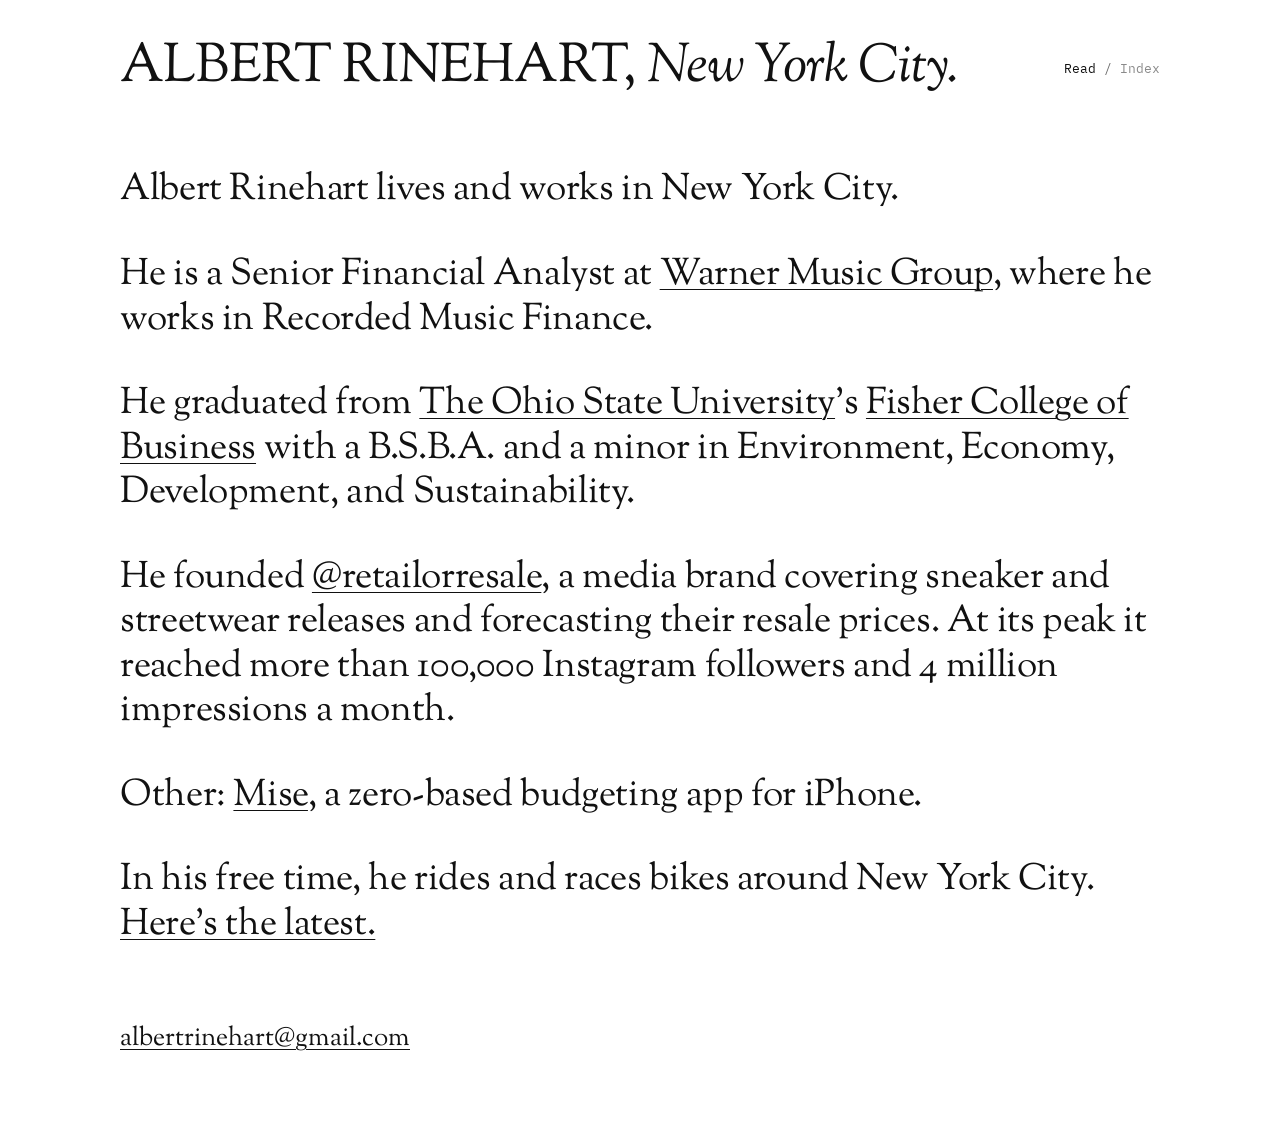
<file: index.html>
<!doctype html>
<html lang="en">
<head>
  <meta charset="utf-8">
  <meta name="viewport" content="width=device-width, initial-scale=1">
  <title>Albert Rinehart</title>
  <meta name="description" content="Albert Rinehart lives and works in New York City. Senior Financial Analyst at Warner Music Group, builder of Mise, and cyclist.">
  <meta property="og:title" content="Albert Rinehart">
  <meta property="og:description" content="Albert Rinehart lives and works in New York City.">
  <meta property="og:url" content="https://albertrinehart.com/">
  <meta property="og:type" content="website">
  <meta property="og:site_name" content="Albert Rinehart">
  <meta property="og:image" content="https://albertrinehart.com/assets/og-image.png">
  <meta property="og:image:width" content="1200">
  <meta property="og:image:height" content="630">
  <meta property="og:image:alt" content="Albert Rinehart, New York City.">
  <meta name="twitter:card" content="summary_large_image">
  <link rel="icon" type="image/png" sizes="32x32" href="/assets/icon-32.png">
  <link rel="icon" type="image/png" sizes="192x192" href="/assets/icon-192.png">
  <link rel="apple-touch-icon" href="/apple-touch-icon.png">
  <meta name="theme-color" content="#FFFFFF">
  <link rel="canonical" href="https://albertrinehart.com/">
  <link rel="preconnect" href="https://fonts.googleapis.com">
  <link rel="preconnect" href="https://fonts.gstatic.com" crossorigin>
  <link href="https://fonts.googleapis.com/css2?family=Sorts+Mill+Goudy:ital@0;1&family=IBM+Plex+Mono:wght@400;500&display=swap" rel="stylesheet">
  <link rel="stylesheet" href="/assets/styles.css">
  <script src="/assets/main.js" defer></script>
</head>
<body class="toggleable">
  <div class="wrap">

    <header class="site-header">
      <a class="wordmark" href="/">ALBERT RINEHART, <span class="italic">New York City.</span></a>
      <button type="button" class="toggle" id="toggle" aria-label="Toggle between Read and Index views" aria-pressed="false">
        <span class="read-label">Read</span><span class="muted">/</span><span class="index-label">Index</span>
      </button>
    </header>

    <!-- READ VIEW -->
    <main class="view-read">
      <div class="blurb">
        <p>Albert Rinehart lives and works in New York City.</p>
        <p>He is a Senior Financial Analyst at <a href="https://www.wmg.com" target="_blank" rel="noopener">Warner Music Group</a>, where he works in Recorded Music Finance.</p>
        <p>He graduated from <a href="https://www.osu.edu" target="_blank" rel="noopener">The Ohio State University</a>’s <a href="https://fisher.osu.edu" target="_blank" rel="noopener">Fisher College of Business</a> with a B.S.B.A. and a minor in Environment, Economy, Development, and Sustainability.</p>
        <p>He founded <a href="https://www.instagram.com/retailorresale/" target="_blank" rel="noopener">@retailorresale</a>, a media brand covering sneaker and streetwear releases and forecasting their resale prices. At its peak it reached more than 100,000 Instagram followers and 4 million impressions a month.</p>
        <p>Other: <a href="/mise/">Mise</a>, a zero-based budgeting app for iPhone.</p>
        <p>In his free time, he rides and races bikes around New York City. <span class="fake-link">Here’s the latest.</span></p>
      </div>
    </main>

    <!-- INDEX VIEW -->
    <main class="view-index index-main">

      <section class="row-section">
        <h2 class="label">Work</h2>
        <div class="rows">
          <div class="row"><span>Senior Financial Analyst, <a class="italic" href="https://www.wmg.com" target="_blank" rel="noopener">Warner Music Group</a></span><span class="meta">Dec 2025–Now</span></div>
          <div class="row"><span>Financial Analyst, <a class="italic" href="https://www.wmg.com" target="_blank" rel="noopener">Warner Music Group</a></span><span class="meta">2024–2025</span></div>
          <div class="row"><span>Accountant I, <a class="italic" href="https://www.express.com" target="_blank" rel="noopener">Express</a></span><span class="meta">2023–2024</span></div>
          <div class="row"><span>B.S.B.A., Finance, <a class="italic" href="https://fisher.osu.edu" target="_blank" rel="noopener">Ohio State, Fisher College of Business</a> <span class="muted">· Minor in Environment, Economy, Development, and Sustainability</span></span><span class="meta">2019–2023</span></div>
        </div>
      </section>

      <section class="row-section">
        <h2 class="label">Projects</h2>
        <div class="rows">
          <a class="row" href="/mise/"><span>Mise <span class="italic muted">— zero-based budgeting for iPhone. No bank connections; nothing leaves the phone.</span></span><span class="meta" style="color: var(--fg)">In progress</span></a>
          <a class="row" href="https://www.instagram.com/retailorresale/" target="_blank" rel="noopener"><span>@retailorresale <span class="italic muted">— a media brand covering sneaker releases and resale prices. 100,000+ followers at peak; 4 million impressions a month.</span></span><span class="meta">2018–2022</span></a>
          <div class="row"><span>albertrinehart.com <span class="italic muted">— this site. Rides sync from Strava every morning.</span></span><span class="meta">2026</span></div>
        </div>
      </section>

      <section class="row-section" id="rides">
        <h2 class="label">Rides</h2>
        <div class="rows">
          <div class="stats">
            <div class="stat"><span class="stat-value" data-count="all_miles">—</span><span class="stat-label">miles, all time</span></div>
            <div class="stat"><span class="stat-value" data-count="ytd_miles">—</span><span class="stat-label">miles this year</span></div>
            <div class="stat"><span class="stat-value" data-count="week_miles">—</span><span class="stat-label">miles this week</span></div>
            <div class="stat"><span class="stat-value" data-count="all_elevation_ft">—</span><span class="stat-label">feet climbed, all time</span></div>
            <div class="stat"><span class="stat-value" data-count="ytd_hours">—</span><span class="stat-label">hours this year</span></div>
          </div>
          <div class="ride-list" id="ride-list"></div>
          <!-- Strava requires its official "Powered by Strava" logo where Strava data appears.
               Download it from https://developers.strava.com/guidelines/ and save as /assets/powered-by-strava.svg -->
          <div class="attribution">
            <img src="/assets/powered-by-strava.svg" alt="Powered by Strava" onerror="this.remove()">
            <span data-ride="updated"></span>
          </div>
        </div>
      </section>

      <section class="row-section">
        <h2 class="label">Elsewhere</h2>
        <div class="rows inline-links">
          <a href="https://www.linkedin.com/in/albertrinehart/" target="_blank" rel="noopener">LinkedIn</a>
          <a href="mailto:albertrinehart@gmail.com">Email</a>
        </div>
      </section>
    </main>

    <footer class="site-email">
      <a href="mailto:albertrinehart@gmail.com">albertrinehart@gmail.com</a>
    </footer>
  </div>
</body>
</html>
</file>
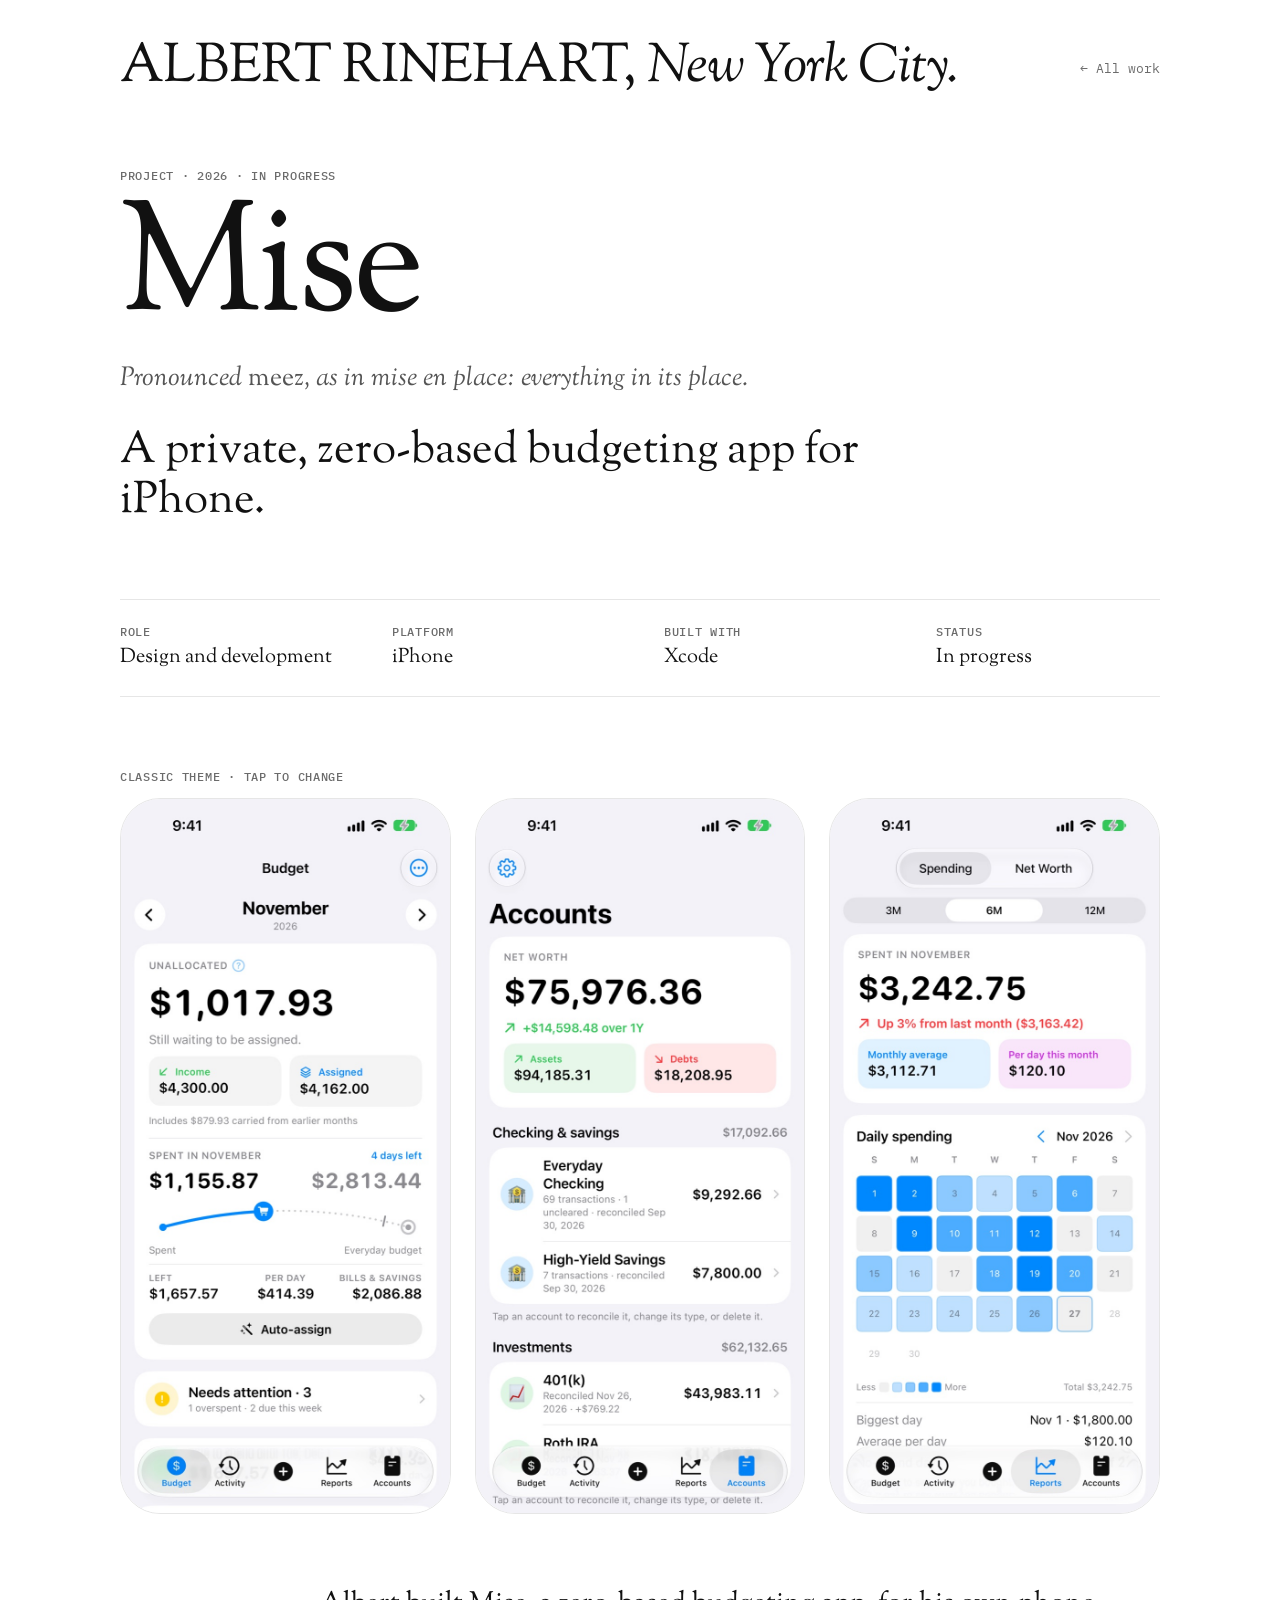
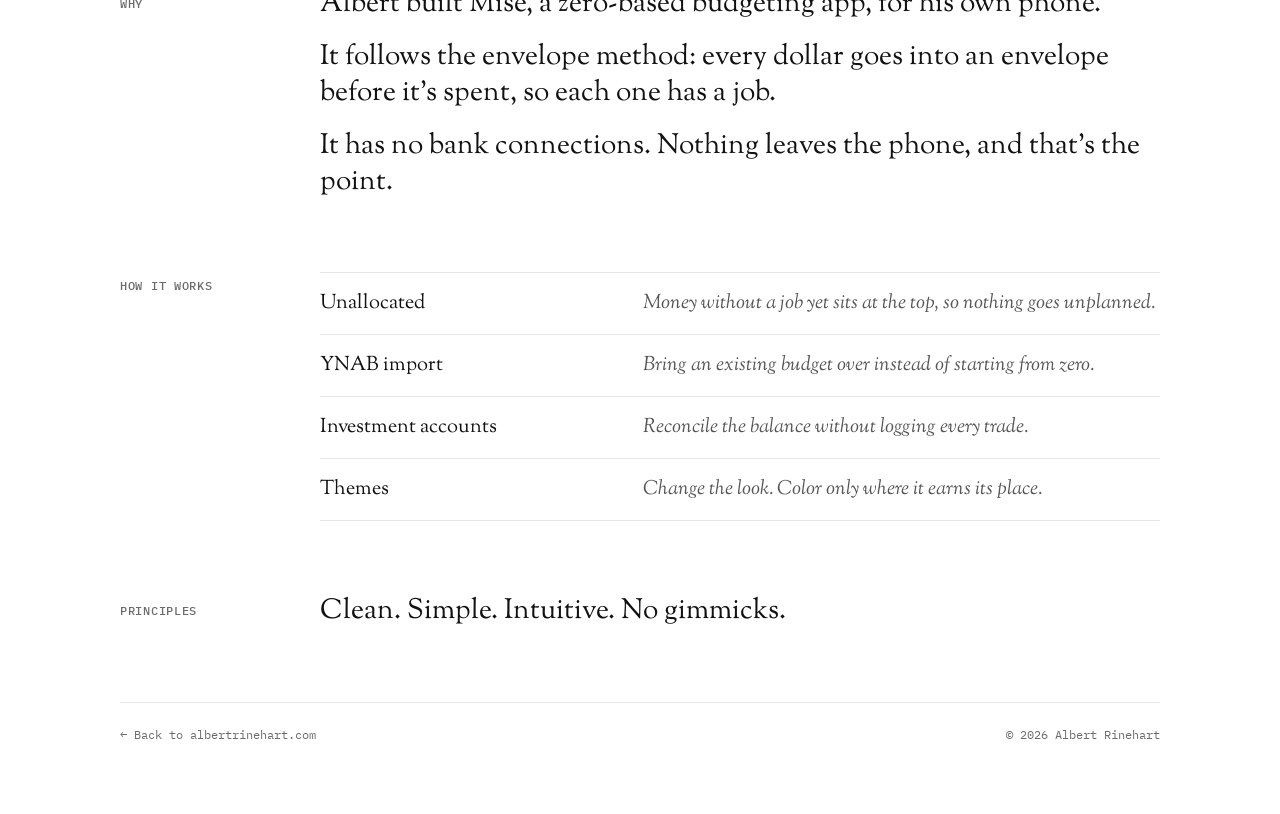
<file: mise/index.html>
<!doctype html>
<html lang="en">
<head>
  <meta charset="utf-8">
  <meta name="viewport" content="width=device-width, initial-scale=1">
  <title>Mise — Albert Rinehart</title>
  <meta name="description" content="Mise (pronounced meez) is a private, zero-based budgeting app for iPhone by Albert Rinehart. No bank connections; nothing leaves the phone.">
  <meta property="og:title" content="Mise — Albert Rinehart">
  <meta property="og:url" content="https://albertrinehart.com/mise/">
  <meta property="og:type" content="website">
  <meta property="og:site_name" content="Albert Rinehart">
  <meta property="og:image" content="https://albertrinehart.com/assets/og-image.png">
  <meta property="og:image:width" content="1200">
  <meta property="og:image:height" content="630">
  <meta property="og:image:alt" content="Albert Rinehart, New York City.">
  <meta name="twitter:card" content="summary_large_image">
  <link rel="icon" type="image/png" sizes="32x32" href="/assets/icon-32.png">
  <link rel="icon" type="image/png" sizes="192x192" href="/assets/icon-192.png">
  <link rel="apple-touch-icon" href="/apple-touch-icon.png">
  <link rel="canonical" href="https://albertrinehart.com/mise/">
  <link rel="preconnect" href="https://fonts.googleapis.com">
  <link rel="preconnect" href="https://fonts.gstatic.com" crossorigin>
  <link href="https://fonts.googleapis.com/css2?family=Sorts+Mill+Goudy:ital@0;1&family=IBM+Plex+Mono:wght@400;500&display=swap" rel="stylesheet">
  <link rel="stylesheet" href="/assets/styles.css">
  <script src="/assets/mise.js" defer></script>
</head>
<body>
  <div class="wrap">

    <header class="site-header">
      <a class="wordmark" href="/">ALBERT RINEHART, <span class="italic">New York City.</span></a>
      <a class="mono muted" href="/" style="font-size: 13px; text-decoration: none; min-height: 44px; display: flex; align-items: center">← All work</a>
    </header>

    <section class="project-hero">
      <span class="label" style="margin: 0">Project · 2026 · In progress</span>
      <h1 class="project-title">Mise</h1>
      <p class="pronounce">Pronounced <span style="font-style: normal">meez</span>, as in mise en place: everything in its place.</p>
      <p class="project-sub">A private, zero-based budgeting app for iPhone.</p>
    </section>

    <section class="overview" aria-label="Overview">
      <div><span class="label" style="margin: 0">Role</span><span class="value">Design and development</span></div>
      <div><span class="label" style="margin: 0">Platform</span><span class="value">iPhone</span></div>
      <div><span class="label" style="margin: 0">Built with</span><span class="value">Xcode</span></div>
      <div><span class="label" style="margin: 0">Status</span><span class="value">In progress</span></div>
    </section>

    <div class="screens-block">
      <button type="button" class="label theme-toggle" hidden><span class="theme-name" aria-live="polite">Classic</span> theme · Tap to change</button>
      <section class="screens" aria-label="Screens">
        <div class="screen" data-screen="budget"><img src="/assets/mise/classic-budget.jpg" alt="Mise Budget screen for November: $1,017.93 unallocated, $4,300 income and $4,162 assigned, with a spending pace chart and an Auto-assign button." width="720" height="1566"></div>
        <div class="screen" data-screen="accounts"><img src="/assets/mise/classic-accounts.jpg" alt="Mise Accounts screen: net worth of $75,976.36, up $14,598.48 over a year, split into assets and debts, with checking, savings and investment accounts listed." width="720" height="1566"></div>
        <div class="screen" data-screen="reports"><img src="/assets/mise/classic-reports.jpg" alt="Mise Reports screen, Spending tab: $3,242.75 spent in November, up 3% from last month, with monthly and per-day averages and a daily spending calendar shaded by amount." width="720" height="1566"></div>
      </section>
    </div>

    <section class="row-section">
      <h2 class="label" style="padding-top: 10px">Why</h2>
      <div class="rows prose">
        <p>Albert built Mise, a zero-based budgeting app, for his own phone.</p>
        <p>It follows the envelope method: every dollar goes into an envelope before it’s spent, so each one has a job.</p>
        <p>It has no bank connections. Nothing leaves the phone, and that’s the point.</p>
      </div>
    </section>

    <section class="row-section">
      <h2 class="label">How it works</h2>
      <div class="rows" style="font-size: 20px; line-height: 1.45">
        <div class="feature"><span>Unallocated</span><span>Money without a job yet sits at the top, so nothing goes unplanned.</span></div>
        <div class="feature"><span>YNAB import</span><span>Bring an existing budget over instead of starting from zero.</span></div>
        <div class="feature"><span>Investment accounts</span><span>Reconcile the balance without logging every trade.</span></div>
        <div class="feature"><span>Themes</span><span>Change the look. Color only where it earns its place.</span></div>
      </div>
    </section>

    <section class="row-section">
      <h2 class="label" style="padding-top: 10px">Principles</h2>
      <div class="rows prose">
        <p>Clean. Simple. Intuitive. No gimmicks.</p>
      </div>
    </section>

    <footer class="site-footer" style="padding-top: 24px; border-top: 1px solid var(--rule)">
      <a href="/" style="text-decoration: none">← Back to albertrinehart.com</a><span>© 2026 Albert Rinehart</span>
    </footer>
  </div>
</body>
</html>
</file>
<file: assets/styles.css>
:root {
  --bg: #FFFFFF;
  --fg: #111111;
  --muted: #6B6B6B;
  --soft: #555555;
  --rule: #E6E6E6;
  --serif: 'Sorts Mill Goudy', Georgia, 'Times New Roman', serif;
  --mono: 'IBM Plex Mono', ui-monospace, Menlo, monospace;
}

body.index {
  --bg: #0E0E0E;
  --fg: #F2F2F2;
  --muted: #A3A3A3;
  --soft: #A3A3A3;
  --rule: #2E2E2E;
}

* { box-sizing: border-box; }

html, body {
  margin: 0;
  background: var(--bg);
  color: var(--fg);
  transition: background-color 0.25s ease, color 0.25s ease;
}

body {
  font-family: var(--serif);
  -webkit-font-smoothing: antialiased;
}

body.toggleable { cursor: pointer; }

a {
  color: inherit;
  text-decoration: underline;
  text-decoration-thickness: 1px;
  text-underline-offset: 0.14em;
}
a:hover { opacity: 0.6; }
a:focus-visible, button:focus-visible { outline: 2px solid currentColor; outline-offset: 3px; }

.mono { font-family: var(--mono); }
.muted { color: var(--muted); }
.soft { color: var(--soft); }
.italic { font-style: italic; }

.wrap {
  max-width: 1120px;
  margin: 0 auto;
  padding: 40px 40px 72px;
  display: flex;
  flex-direction: column;
  gap: 72px;
}

/* Header */
.site-header {
  display: flex;
  flex-wrap: wrap;
  justify-content: space-between;
  align-items: center;
  gap: 16px;
}
.wordmark {
  font-size: clamp(34px, 4.2vw, 54px);
  line-height: 1.05;
  letter-spacing: -0.015em;
  text-decoration: none;
}
.header-right {
  display: flex;
  align-items: center;
  gap: 20px;
  font-family: var(--mono);
  font-size: 13px;
}
.toggle {
  min-height: 44px;
  padding: 0;
  border: 0;
  background: transparent;
  color: inherit;
  cursor: pointer;
  display: flex;
  gap: 8px;
  align-items: center;
  font-family: var(--mono);
  font-size: 13px;
}
.toggle .read-label { color: var(--fg); }
.toggle .index-label { color: #8A8A8A; }
body.index .toggle .read-label { color: #6F6F6F; }
body.index .toggle .index-label { color: var(--fg); }

/* Views */
body.index .view-read { display: none; }
body:not(.index) .view-index { display: none; }

/* Read view */
.blurb {
  display: flex;
  flex-direction: column;
  gap: 40px;
  font-size: clamp(24px, 2.9vw, 38px);
  line-height: 1.2;
  letter-spacing: -0.01em;
}
.blurb p { margin: 0; }
.fake-link {
  text-decoration: underline;
  text-decoration-thickness: 1px;
  text-underline-offset: 0.14em;
}

.details {
  display: flex;
  flex-wrap: wrap;
  gap: 40px 64px;
  padding-top: 32px;
  border-top: 1px solid var(--rule);
  font-size: 19px;
  line-height: 1.5;
}
.details > div {
  flex: 1 1 200px;
  display: flex;
  flex-direction: column;
  gap: 4px;
}

.label {
  margin: 0 0 8px;
  font-family: var(--mono);
  font-size: 12px;
  font-weight: 500;
  letter-spacing: 0.06em;
  text-transform: uppercase;
  color: var(--muted);
}

/* Index view */
.index-main {
  display: flex;
  flex-direction: column;
  gap: 56px;
  font-size: 20px;
  line-height: 1.45;
}
.row-section {
  display: flex;
  flex-wrap: wrap;
  gap: 12px 40px;
}
.row-section > .label {
  flex: 1 1 160px;
  margin: 0;
  padding-top: 6px;
}
.row-section > .rows {
  flex: 999 1 520px;
  min-width: 0;
  display: flex;
  flex-direction: column;
}
.row {
  display: flex;
  flex-wrap: wrap;
  justify-content: space-between;
  gap: 4px 24px;
  padding: 14px 0;
  border-bottom: 1px solid var(--rule);
  text-decoration: none;
}
.row:last-child { border-bottom: 0; }
.row .meta {
  font-family: var(--mono);
  font-size: 13px;
  color: var(--muted);
}
.stack { display: flex; flex-direction: column; gap: 6px; }
.stack p { margin: 0; }
.inline-links { display: flex; flex-wrap: wrap; gap: 8px 28px; }

.stats { display: flex; flex-wrap: wrap; gap: 24px 48px; margin-bottom: 20px; }
.stat { display: flex; flex-direction: column; }
.stat-value { font-size: 48px; line-height: 1.1; font-variant-numeric: tabular-nums; min-width: 3ch; }
.stat-label { font-family: var(--mono); font-size: 12px; color: var(--muted); }

.ride-list { display: flex; flex-direction: column; }
.ride {
  display: flex;
  flex-wrap: wrap;
  justify-content: space-between;
  gap: 4px 24px;
  padding: 12px 0;
  border-top: 1px solid var(--rule);
}
.ride .meta { font-family: var(--mono); font-size: 13px; color: var(--muted); }
.view-on-strava { font-weight: 600; }

.attribution {
  margin-top: 16px;
  display: flex;
  align-items: center;
  gap: 12px;
  font-family: var(--mono);
  font-size: 12px;
  color: var(--muted);
}
.attribution img { height: 16px; width: auto; }

/* Footer */
.site-email { font-size: clamp(20px, 2.2vw, 26px); }

.site-footer {
  display: flex;
  flex-wrap: wrap;
  justify-content: space-between;
  gap: 8px 24px;
  font-family: var(--mono);
  font-size: 12px;
  color: var(--muted);
}

/* Project pages */
.project-hero { display: flex; flex-direction: column; gap: 20px; }
.project-title {
  margin: 0;
  font-size: clamp(80px, 12vw, 160px);
  font-weight: 400;
  line-height: 0.9;
  letter-spacing: -0.03em;
}
.project-sub {
  margin: 0;
  max-width: 820px;
  font-size: clamp(28px, 3.4vw, 44px);
  line-height: 1.15;
}
.pronounce {
  margin: 0;
  font-size: clamp(20px, 2vw, 26px);
  line-height: 1.3;
  font-style: italic;
  color: var(--soft);
}
.pronounce + .project-sub { margin-top: 12px; }
.overview {
  display: flex;
  flex-wrap: wrap;
  gap: 24px 48px;
  padding: 24px 0;
  border-top: 1px solid var(--rule);
  border-bottom: 1px solid var(--rule);
}
.overview > div { flex: 1 1 180px; display: flex; flex-direction: column; gap: 4px; }
.overview .value { font-size: 20px; }
.screens { display: flex; flex-wrap: wrap; gap: 24px; justify-content: space-between; }
.screen {
  flex: 1 1 240px;
  max-width: 340px;
  aspect-ratio: 9 / 19.5;
  border-radius: 40px;
  background: #F4F3F0;
  border: 1px solid var(--rule);
  overflow: hidden;
  display: flex;
  align-items: center;
  justify-content: center;
  font-family: var(--mono);
  font-size: 12px;
  color: var(--muted);
}
.screen img { width: 100%; height: 100%; object-fit: cover; }
.screens-block { display: flex; flex-direction: column; gap: 14px; }
.screens.is-switchable .screen { cursor: pointer; position: relative; }
.screen .screen-next { position: absolute; inset: 0; opacity: 0; transition: opacity 0.35s ease; }
.screen .screen-next.is-in { opacity: 1; }
.theme-toggle { align-self: flex-start; margin: 0; padding: 0; background: none; border: 0; cursor: pointer; }
.theme-toggle:hover { color: var(--fg); }
@media (prefers-reduced-motion: reduce) { .screen .screen-next { transition: none; } }
.prose {
  display: flex;
  flex-direction: column;
  gap: 16px;
  font-size: clamp(22px, 2.2vw, 28px);
  line-height: 1.3;
}
.prose p { margin: 0; }
.feature {
  display: flex;
  flex-wrap: wrap;
  gap: 4px 24px;
  padding: 16px 0;
  border-top: 1px solid var(--rule);
}
.feature:last-child { border-bottom: 1px solid var(--rule); }
.feature > :first-child { flex: 1 1 200px; }
.feature > :last-child { flex: 2 1 320px; color: var(--soft); font-style: italic; }

@media (max-width: 640px) {
  .wrap { padding: 24px 20px 56px; gap: 48px; }
  .wordmark { font-size: 30px; }
  .blurb { gap: 28px; }
}

@media (prefers-reduced-motion: reduce) {
  html, body { transition: none; }
}
</file>
